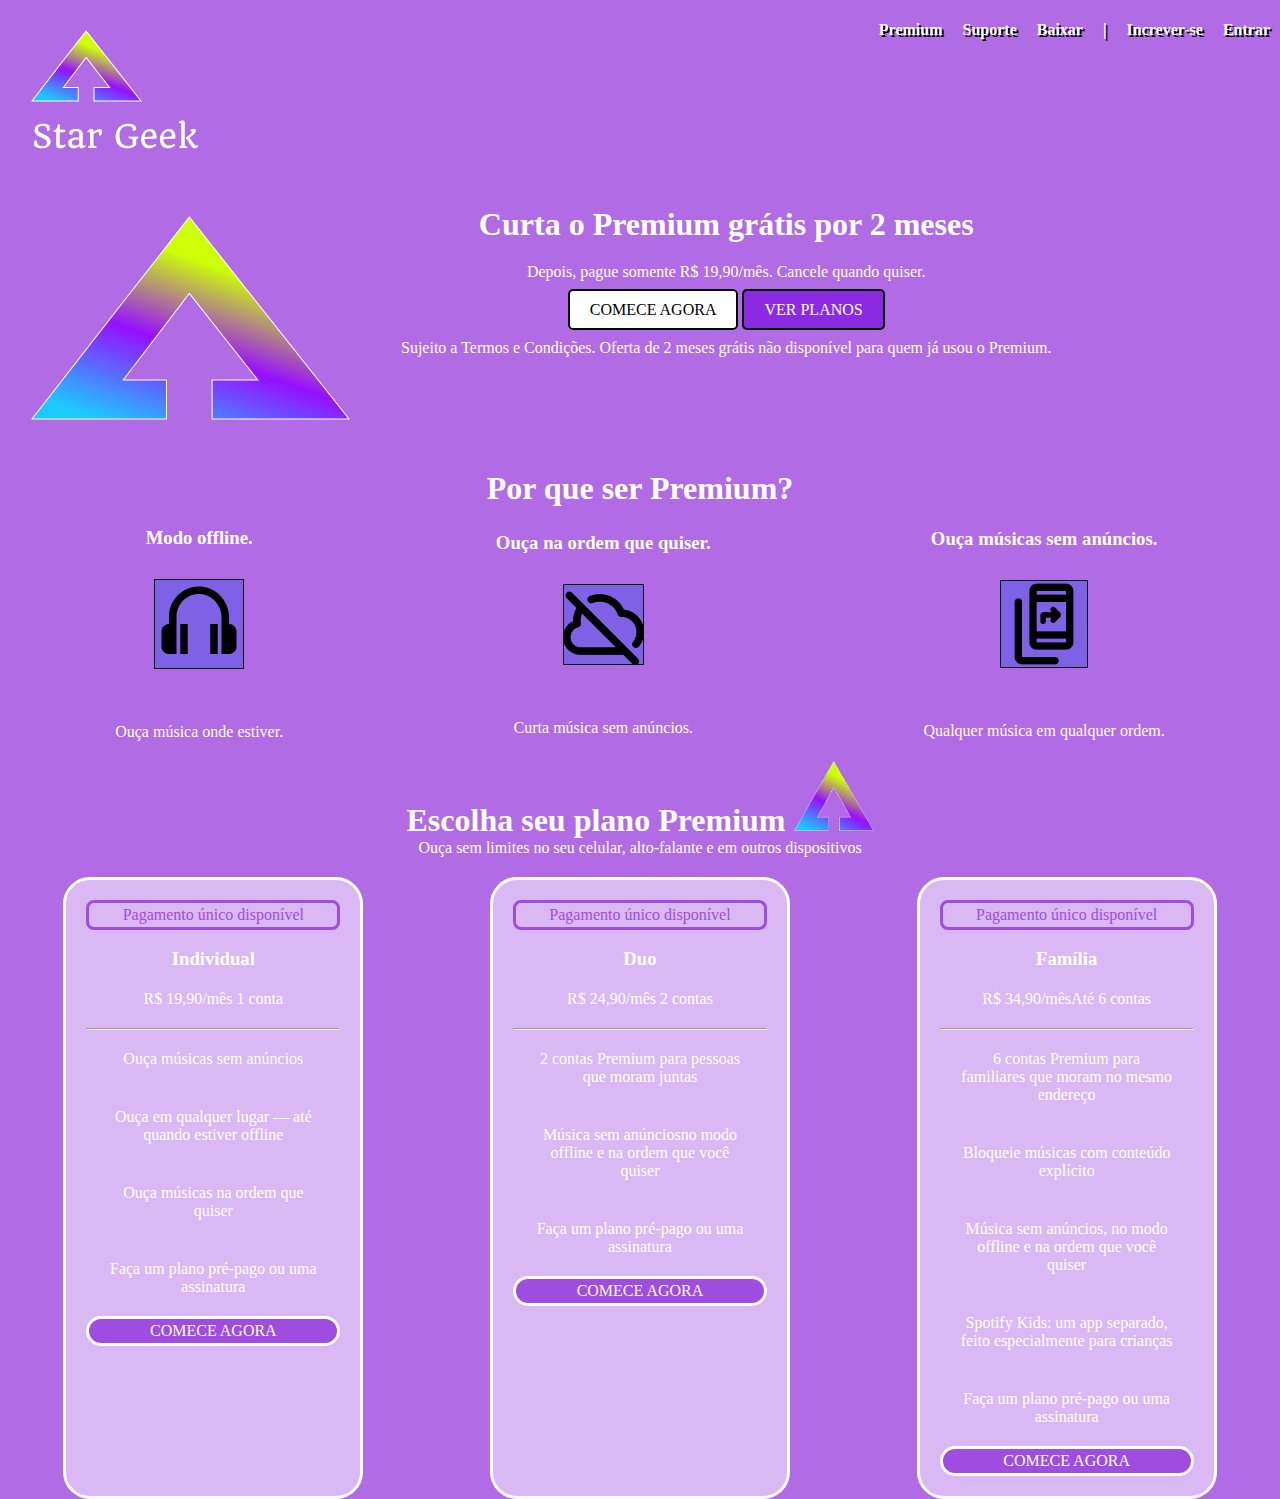
<file: index.html>
<!DOCTYPE html>
<html lang="pt-br">

<head>
    <meta charset="UTF-8">
    <meta http-equiv="X-UA-Compatible" content="IE=edge">
    <meta name="viewport" content="width=device-width, initial-scale=1.0">
    <title>Star Geek</title>
    <link rel="stylesheet" href="./css/style.css">
</head>

<body>

    <header>

        <nav>
            <img src="img/Group 1 (1).png" alt="">
            <ul class="menu">
                <li><a href="#">Premium</a></li>
                <li><a href="#">Suporte</a></li>
                <li><a href="#">Baixar</a></li>
                <li><a href="#">|</a></li>
                <li><a href="./cadusuario.html">Increver-se</a></li>
                <li><a href="./cadusuario.html">Entrar</a></li>
            </ul>
        </nav>
    </header>
    <div class="mg">
        <img src="img/Vector 2 (1).png" alt="">
        <div>
            <h1>Curta o Premium grátis por 2 meses</h1>
            <p>Depois, pague somente R$ 19,90/mês. Cancele quando quiser.</p>
            <a href="./cadusuario.html" class="botao2">COMECE AGORA</a>
            <a href="./plano.html" class="botao3">VER PLANOS</a>
            <p>Sujeito a Termos e Condições. Oferta de 2 meses grátis não disponível para quem já usou o Premium.</p>
        </div>
    </div>
    <h1>Por que ser Premium?</h1>

    <div class="tg">
        <div>
            <h3>Modo offline.</h3>
            <img src="img/bx_headphone.png" alt="">
            <p>Ouça música onde estiver.</p>
        </div>
        <div>
            <h3>Ouça na ordem que quiser.</h3>
            <img src="img/octicon_cloud-offline-16.png" alt="">
            <p>Curta música sem anúncios.</p>
        </div>
        <div>
            <h3>Ouça músicas sem anúncios.</h3>
            <img src="img/material-symbols_offline-share-outline-rounded.png" alt="">
            <p>Qualquer música em qualquer ordem.</p>
        </div>
    </div>

    <div class="ds">
        <h1 class="hg">
            Escolha seu plano Premium <img class="sr" src="img/Vector 2 (1).png" alt>
        </h1>
        <p> Ouça sem limites no seu celular, alto-falante e em outros dispositivos </p>
    </div>

    <div class="ki">
        <div class="login1">
            <li class="fg">Pagamento único disponível</li>
            <br>
            <h3>Individual</h3>
            <p> R$ 19,90/mês 1 conta</p>
            <hr>
            <p>Ouça músicas sem anúncios</p>
            <p>Ouça em qualquer lugar — até quando estiver offline</p>
            <p>Ouça músicas na ordem que quiser</p>
            <p>Faça um plano pré-pago ou uma assinatura</p>
            <a class="bty" href="./cadusuario.html">COMECE AGORA</a>
        </div>                                                                                                          

        <div class="login1">
            <li class="fg">Pagamento único disponível</li>
            <br>
            <h3>Duo</h3>
            <p>R$ 24,90/mês 2 contas</p>
            <hr>
            <p> 2 contas Premium para pessoas que moram juntas</p>
            <p>Música sem anúnciosno modo offline e na ordem que você quiser</p>
            <p>Faça um plano pré-pago ou
                uma assinatura</p>
            <a class="bty" href="./cadusuario.html">COMECE AGORA</a>
        </div>

        <div class="login1">
            <li class="fg">Pagamento único disponível</li>
            <br>
            <h3>Família</h3>
            <p> R$ 34,90/mêsAté 6 contas</p>
            <hr>
            <p>6 contas Premium para familiares que moram no mesmo endereço</p>
            <p>Bloqueie músicas com conteúdo explícito</p>
            <p>Música sem anúncios, no modo offline e na ordem que você quiser</p>
            <p>Spotify Kids: um app separado, feito especialmente para crianças</p>
            <p>Faça um plano pré-pago ou uma assinatura</p>
            <a class="bty" href="./cadusuario.html">COMECE AGORA</a>
        </div>
    </div>
</body>

</html>
</file>
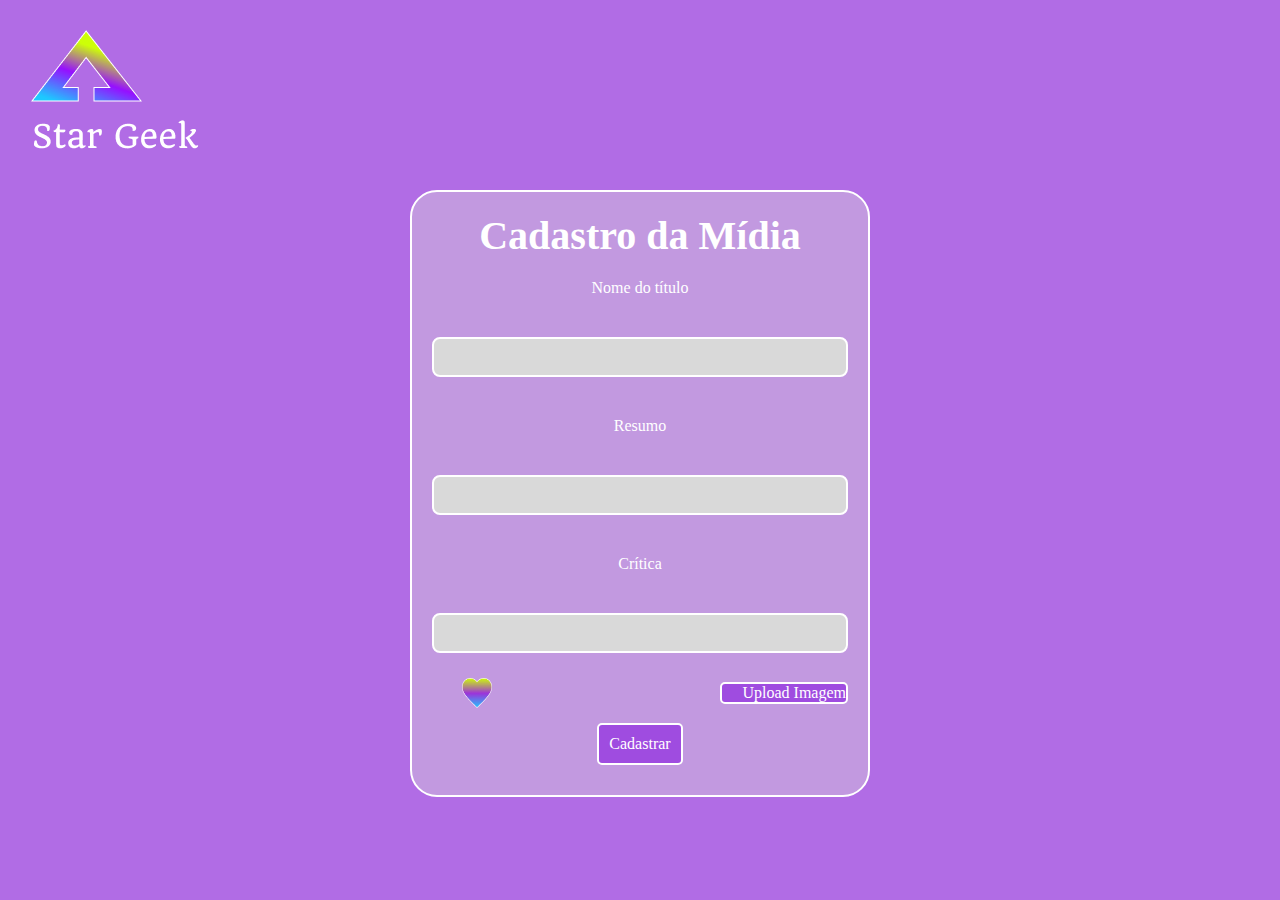
<file: cadmidia.html>
<!DOCTYPE html>
<html lang="pt-br">

<head>
    <meta charset="UTF-8">
    <meta http-equiv="X-UA-Compatible" content="IE=edge">
    <meta name="viewport" content="width=device-width, initial-scale=1.0">
    <title>Star Geek</title>
    <link rel="stylesheet" href="css/style.css">

</head>

<body>
    <img class="img" src="img/Group 1 (1).png" alt="">


    <div class="login">
        
        <h2 class="log">Cadastro da Mídia</h2>
        <p>Nome do título</p>
        <input type="email" placeholder="" name="id=">
        <p>Resumo</p>
        <input type="text"placeholder="" name="id=">
        <p>Crítica</p>
        <input type="text"placeholder="" name="id=">
        <div class="up">
            <img class="img1" src="img/Vector.png" alt="">
            <a class="upload" href="#">Upload Imagem</a>
        </div>
        <div class="ig">
            <a class="botao" href="#">Cadastrar</a>
        </div>


</body>

</html>
</file>
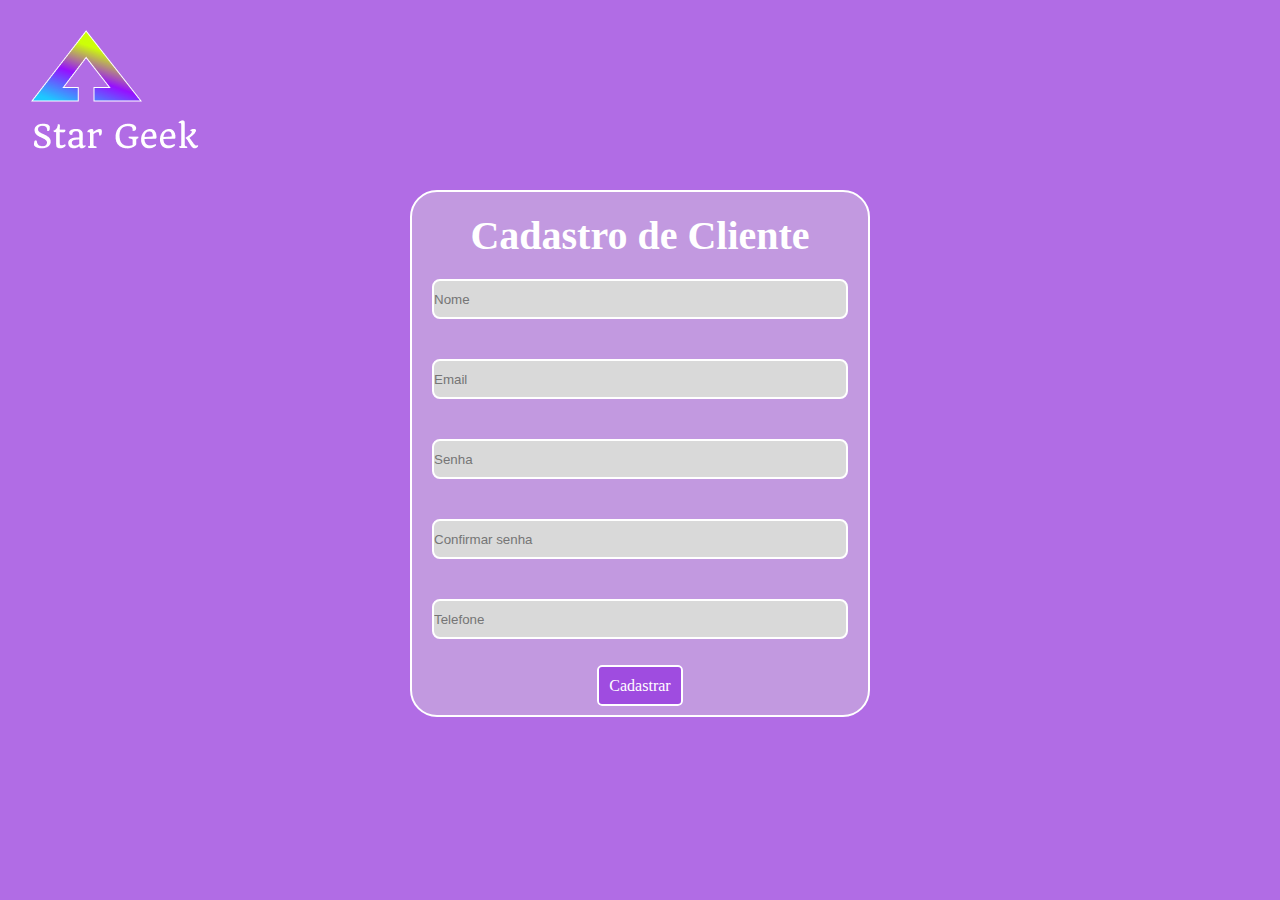
<file: cadusuario.html>
<!DOCTYPE html>
<html lang="pt-br">

<head>
    <meta charset="UTF-8">
    <meta http-equiv="X-UA-Compatible" content="IE=edge">
    <meta name="viewport" content="width=device-width, initial-scale=1.0">
    <title>Star Geek</title>
    <link rel="stylesheet" href="css/style.css">

</head>

<body>
    <img class="img" src="img/Group 1 (1).png" alt="">


    <div class="login">
        
        <h2 class="log">Cadastro de Cliente</h2>
        <input type="email" placeholder="Nome" name="id=">
        <input type="email" placeholder="Email" name="id=">
        <input type="password" placeholder="Senha" name="id=">
        <input type="email" placeholder="Confirmar senha" name="id=">
        <input type="text"placeholder="Telefone" name="id=">
        <br>
        <div>
            <a class="botao" href="login.html">Cadastrar</a>
        </div>


</body>

</html>
</file>
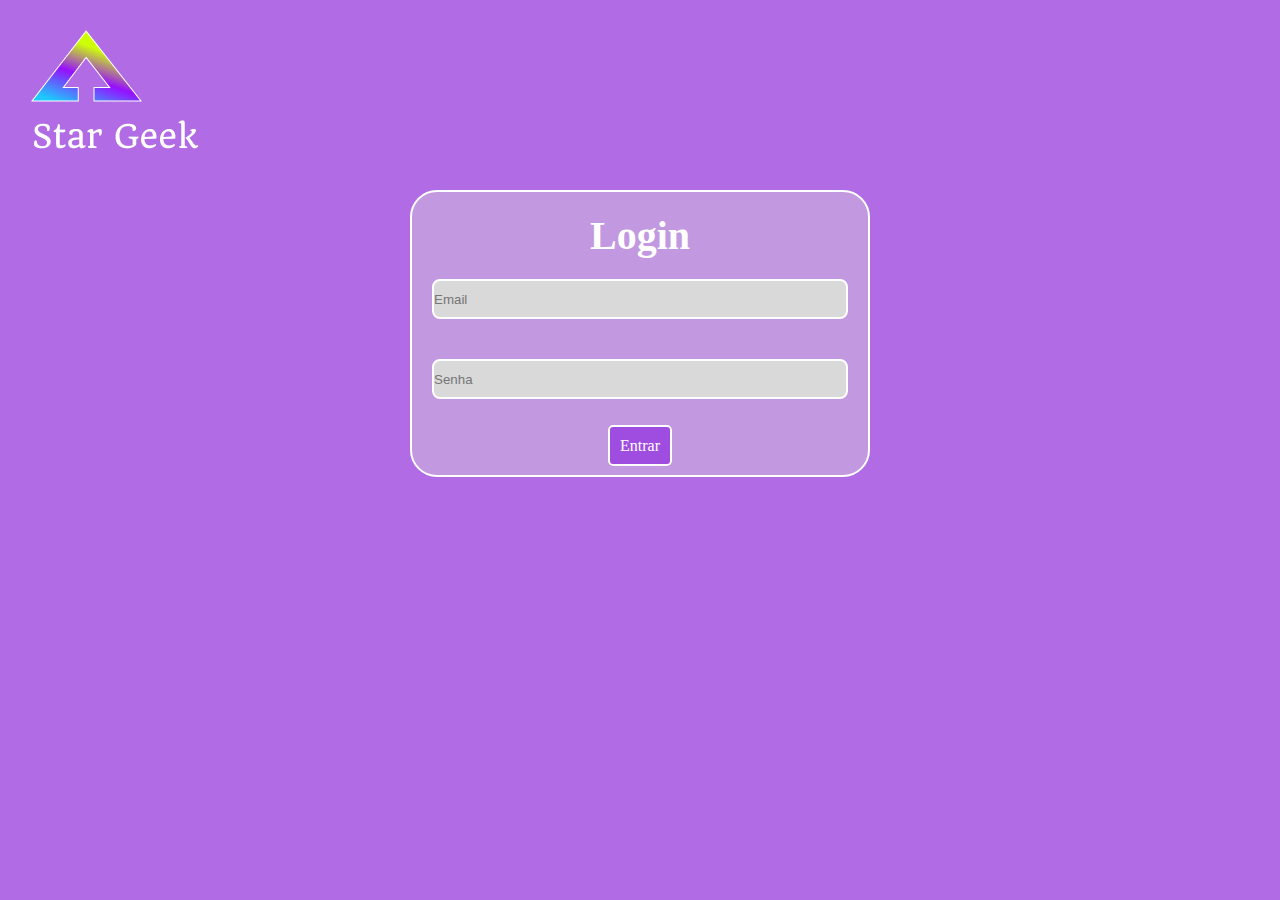
<file: login.html>
<!DOCTYPE html>
<html lang="pt-br">

<head>
    <meta charset="UTF-8">
    <meta http-equiv="X-UA-Compatible" content="IE=edge">
    <meta name="viewport" content="width=device-width, initial-scale=1.0">
    <title>Star Geek</title>
    <link rel="stylesheet" href="css/style.css">

</head>

<body>
    <img class="img" src="img/Group 1 (1).png" alt="">


    <div class="login">
        
        <h2 class="log">Login</h2>
        <input type="email" placeholder="Email" name="id=">
        <input type="password"placeholder="Senha" name="id=">
        <br>
        <div>
            <a class="botao" href="musica.html">Entrar</a>
        </div>


</body>

</html>
</file>
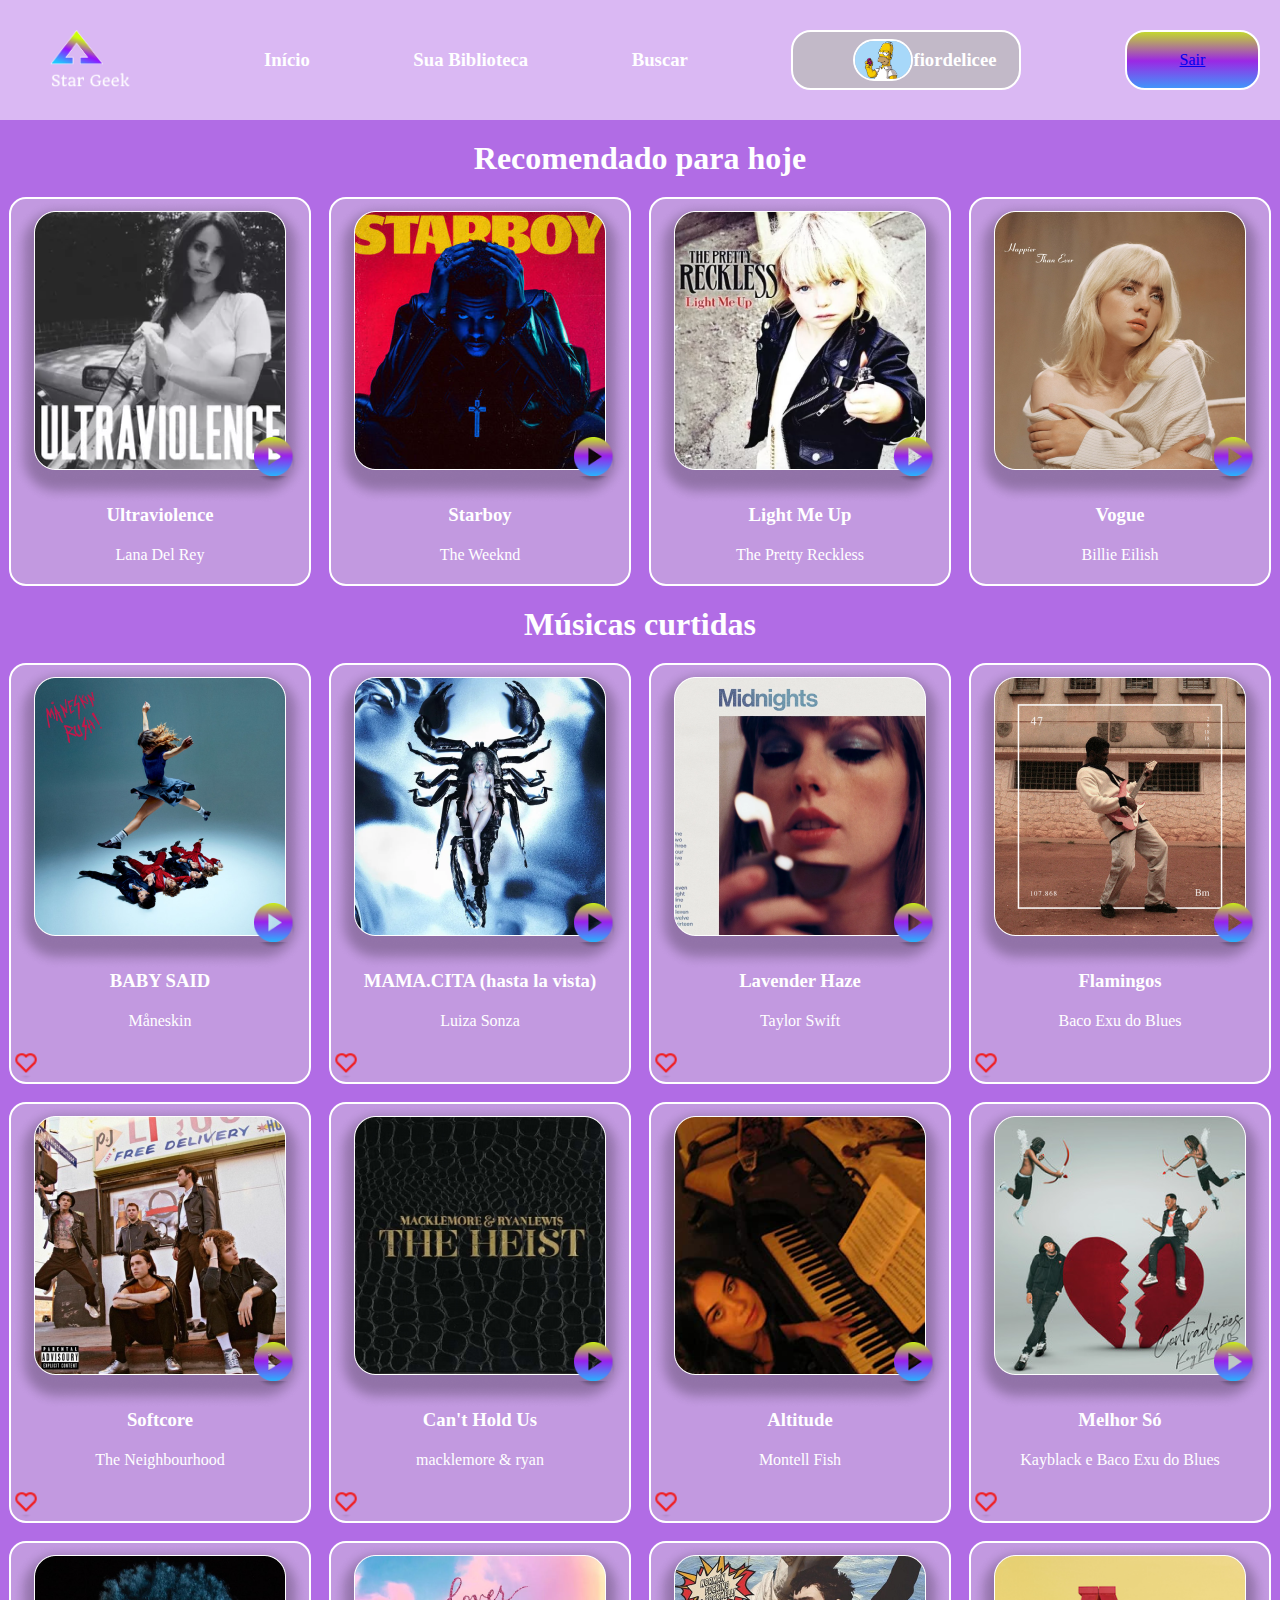
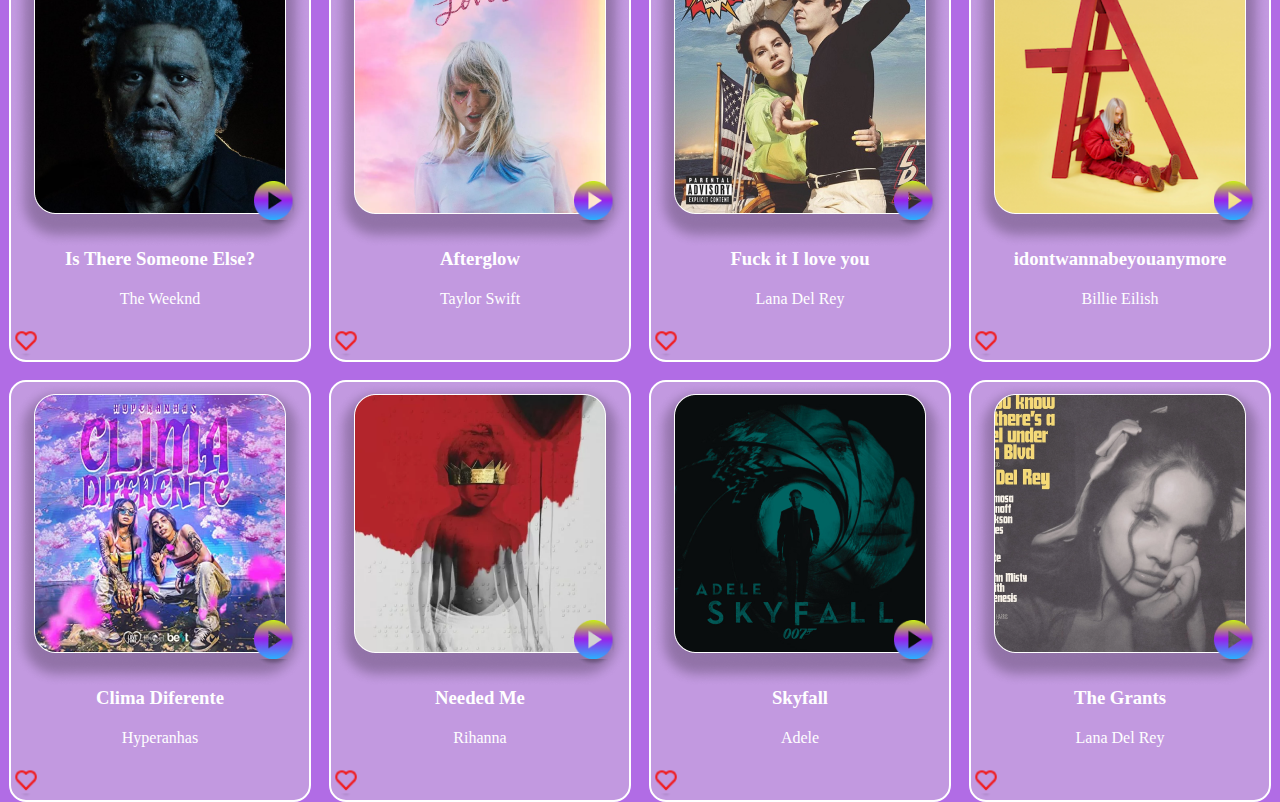
<file: musica.html>
<!DOCTYPE html>
<html lang="pt-br">

<head>
    <meta charset="UTF-8">
    <meta http-equiv="X-UA-Compatible" content="IE=edge">
    <meta name="viewport" content="width=device-width, initial-scale=1.0">
    <title>Star Geek</title>
    <link rel="stylesheet" href="./css/style.css">
</head>

<body>

    <header class="cabecalho">
        <img src="img/Group 1 (1).png" alt="">
        <h3>Início</h3>
        <h3>Sua Biblioteca</h3>
        <h3>Buscar</h3>
        <div class="yu">
            <img class="bn" src="img/homer.jpg" alt="">
            <h3 class="bl">fiordelicee</h3>
        </div>
        <a class="bh" href="cadmidia.html">Sair</a>
    </header>
    <main>
        <div>
            <h1>Recomendado para hoje</h1>
        </div>
        <div class="lista-musicas"> 
            <div class="ol">
                <img src="img/image 13 (3).png" alt="">
                <img class="mi" src="img/material-symbols_play-circle.png" alt="">
                <h3>Ultraviolence</h3>
                <p>Lana Del Rey</p>
            </div>

            <div class="ol">
                <img src="img/image 19 (6).png" alt="">
                <img class="mi" src="img/material-symbols_play-circle.png" alt="">
                <h3>Starboy</h3>
                <p>The Weeknd</p>
            </div>

            <div class="ol">
                <img src="img/image 18 (2).png" alt="">
                <img class="mi" src="img/material-symbols_play-circle.png" alt="">
                <h3>Light Me Up </h3>
                <p>The Pretty Reckless</p>
            </div>

            <div class="ol">
                <img src="img/image 16 (2).png" alt="">
                <img class="mi" src="img/material-symbols_play-circle.png" alt="">
                <h3>Vogue</h3>
                <p>Billie Eilish</p>
            </div>
        </div>
        <div>
            <h1>Músicas curtidas</h1>
        </div>
   </div>
<div>
        <div class="lista-musicas"> 
            <div class="ol">
                <img src="img/image 17 (4).png" alt="">
                <img class="mi" src="img/material-symbols_play-circle.png" alt="">
                <h3>BABY SAID</h3>
                <p>Måneskin</p>
                <img class="vb" src="img/bx_heart.png" alt="">
            </div>

            <div class="ol">
                <img src="img/image 19 (5).png" alt="">
                <img class="mi" src="img/material-symbols_play-circle.png" alt="">
                <h3>MAMA.CITA (hasta la vista)</h3>
                <p>Luiza Sonza</p>
                <img class="vb" src="img/bx_heart.png" alt="">
            </div>

            <div class="ol">
                <img src="img/image 20 (2).png" alt="">
                <img class="mi" src="img/material-symbols_play-circle.png" alt="">
                <h3>Lavender Haze</h3>
                <p>Taylor Swift</p>
                <img class="vb" src="img/bx_heart.png" alt="">
            </div>

            <div class="ol">
                <img src="img/image 17 (5).png" alt="">
                <img class="mi" src="img/material-symbols_play-circle.png" alt="">
                <h3>Flamingos</h3>
                <p>Baco Exu do Blues</p>
                <img class="vb" src="img/bx_heart.png" alt="">
            </div>
            
    </div>
    <br>
<div>
        <div class="lista-musicas"> 
            <div class="ol">
                <img src="img/image 13 (2).png" alt="">
                <img class="mi" src="img/material-symbols_play-circle.png" alt="">
                <h3>Softcore</h3>
                <p>The Neighbourhood</p>
                <img class="vb" src="img/bx_heart.png" alt="">
            </div>

            <div class="ol">
                <img src="img/image 19 (2).png" alt="">
                <img class="mi" src="img/material-symbols_play-circle.png" alt="">
                <h3>Can't Hold Us</h3>
                <p>macklemore & ryan</p>
                <img class="vb" src="img/bx_heart.png" alt="">
            </div>

            <div class="ol">
                <img src="img/image 18 (1).png" alt="">
                <img class="mi" src="img/material-symbols_play-circle.png" alt="">
                <h3>Altitude</h3>
                <p>Montell Fish</p>
                <img class="vb" src="img/bx_heart.png" alt="">
            </div>

            <div class="ol">
                <img src="img/image 16 (1).png" alt="">
                <img class="mi" src="img/material-symbols_play-circle.png" alt="">
                <h3>Melhor Só</h3>
                <p>Kayblack e Baco Exu do Blues</p>
                <img class="vb" src="img/bx_heart.png" alt="">
            </div>
        </div>
   <br>
<div>
        <div class="lista-musicas"> 
            <div class="ol">
                <img src="img/image 17 (2).png" alt="">
                <img class="mi" src="img/material-symbols_play-circle.png" alt="">
                <h3>Is There Someone Else?</h3>
                <p>The Weeknd</p>
                <img class="vb" src="img/bx_heart.png" alt="">
            </div>

            <div class="ol">
                <img src="img/image 17 (3).png" alt="">
                <img class="mi" src="img/material-symbols_play-circle.png" alt="">
                <h3>Afterglow</h3>
                <p>Taylor Swift</p>
                <img class="vb" src="img/bx_heart.png" alt="">
            </div>

            <div class="ol">
                <img src="img/image 19 (3).png" alt="">
                <img class="mi" src="img/material-symbols_play-circle.png" alt="">
                <h3>Fuck it I love you</h3>
                <p>Lana Del Rey</p>
                <img class="vb" src="img/bx_heart.png" alt="">
            </div>

            <div class="ol">
                <img src="img/image 20 (1).png" alt="">
                <img class="mi" src="img/material-symbols_play-circle.png" alt="">
                <h3>idontwannabeyouanymore</h3>
                <p>Billie Eilish</p>
                <img class="vb" src="img/bx_heart.png" alt="">
            </div>
        </div>
        <br>
            <div>
                <div class="lista-musicas"> 
                    <div class="ol">
                        <img src="img/image 19 (7).png" alt="">
                        <img class="mi" src="img/material-symbols_play-circle.png" alt="">
                        <h3>Clima Diferente</h3>
                        <p>Hyperanhas</p>
                        <img class="vb" src="img/bx_heart.png" alt="">
                    </div>
    
                    <div class="ol">
                        <img src="img/image 18 (3).png" alt="">
                        <img class="mi" src="img/material-symbols_play-circle.png" alt="">
                        <h3>Needed Me</h3>
                        <p>Rihanna</p>
                        <img class="vb" src="img/bx_heart.png" alt="">
                    </div>

                    <div class="ol">
                        <img src="img/image 13 (5).png" alt="">
                        <img class="mi" src="img/material-symbols_play-circle.png" alt="">
                        <h3>Skyfall</h3>
                        <p>Adele</p>
                        <img class="vb" src="img/bx_heart.png" alt="">
                    </div>
          
                    <div class="ol">
                        <img src="img/image 19 (8).png" alt="">
                        <img class="mi" src="img/material-symbols_play-circle.png" alt="">
                        <h3>The Grants</h3>
                        <p>Lana Del Rey</p>
                        <img class="vb" src="img/bx_heart.png" alt="">
                    </div>
                </div>
    </div>
    </main>
</body>
</html>
</file>
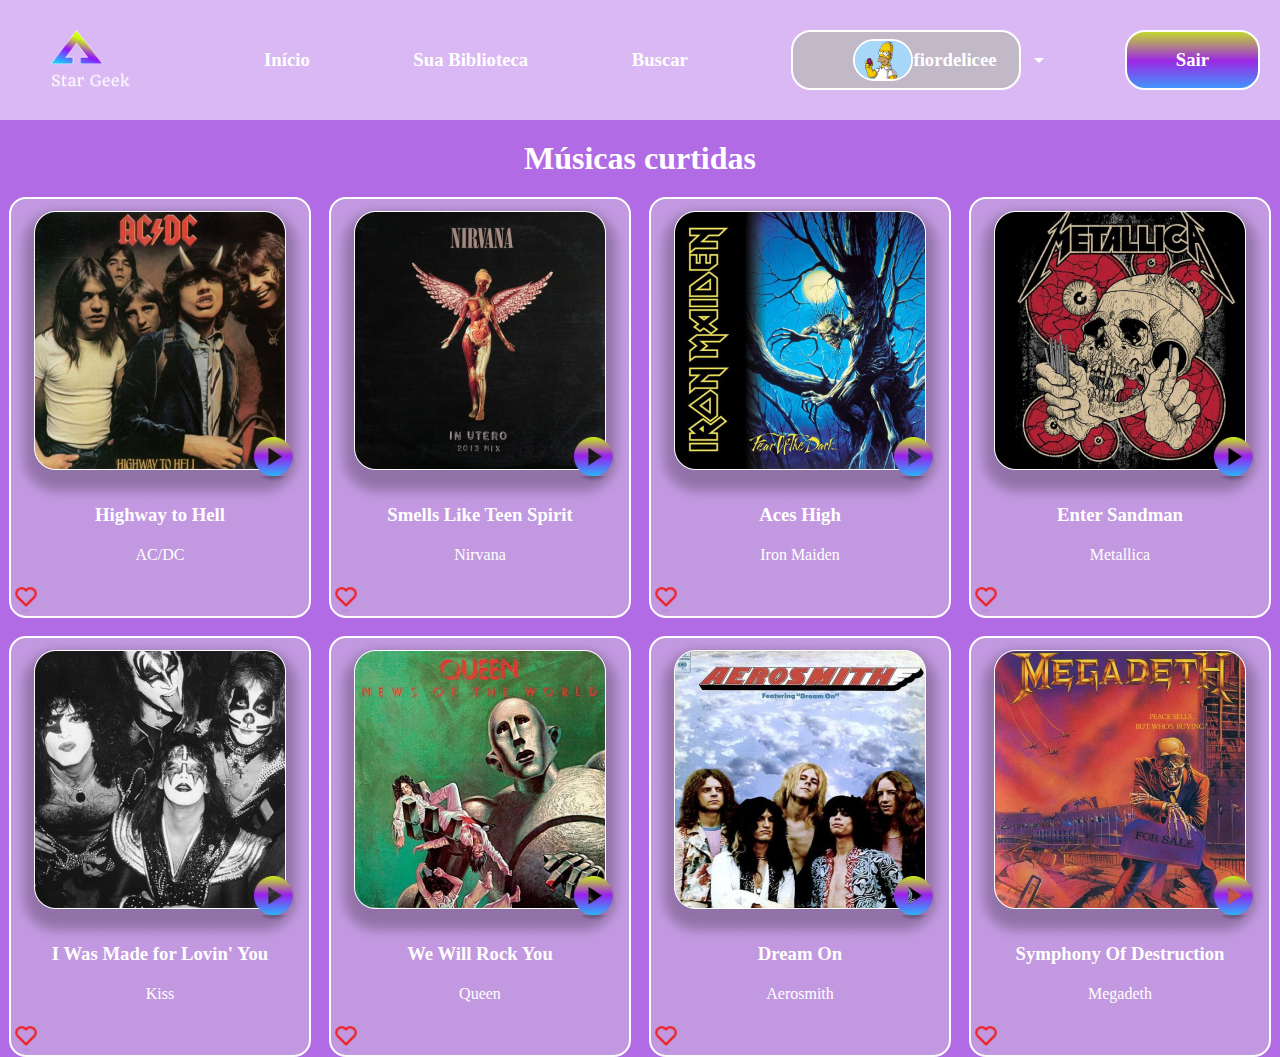
<file: musica2.html>
<!DOCTYPE html>
<html lang="pt-br">
<head>
    <meta charset="UTF-8">
    <meta http-equiv="X-UA-Compatible" content="IE=edge">
    <meta name="viewport" content="width=device-width, initial-scale=1.0">
    <title>Star Geek</title> <link rel="stylesheet" href="css/style.css">
</head>
<body>
    
    <header class="cabecalho">
        <img src="img/Group 1 (1).png" alt="">
        <h3>Início</h3>
        <h3>Sua Biblioteca</h3>
        <h3>Buscar</h3>
        <div class="yu">
            <img class="bn" src="img/homer.jpg" alt="">
            <h3 class="bl">fiordelicee</h3>
            <img src="img/ic_outline-arrow-drop-down.png" alt="">
        </div>
        <h3 class="bh">Sair</h3>
    </header>
    <main>
        <div>
            <h1>Músicas curtidas</h1>
        </div>
        <div class="lista-musicas"> 
            <div class="ol">
                <img src="img/image 13 (1).png" alt="">
                <img class="mi" src="img/material-symbols_play-circle.png" alt="">
                <h3>Highway to Hell</h3>
                <p>AC/DC</p>
                <img class="vb" src="img/bx_heart.png" alt="">
            </div>

            <div class="ol">
                <img src="img/image 19.png" alt="">
                <img class="mi" src="img/material-symbols_play-circle.png" alt="">
                <h3>Smells Like Teen Spirit</h3>
                <p>Nirvana</p>
                <img class="vb" src="img/bx_heart.png" alt="">
            </div>

            <div class="ol">
                <img src="img/image 18.png" alt="">
                <img class="mi" src="img/material-symbols_play-circle.png" alt="">
                <h3>Aces High </h3>
                <p>Iron Maiden</p>
                <img class="vb" src="img/bx_heart.png" alt="">
            </div>

            <div class="ol">
                <img src="img/image 16.png" alt="">
                <img class="mi" src="img/material-symbols_play-circle.png" alt="">
                <h3>Enter Sandman</h3>
                <p>Metallica</p>
                <img class="vb" src="img/bx_heart.png" alt="">
            </div>
        </div>
      
   </div>
   <br>
<div>
        <div class="lista-musicas"> 
            <div class="ol">
                <img src="img/image 17.png" alt="">
                <img class="mi" src="img/material-symbols_play-circle.png" alt="">
                <h3>I Was Made for Lovin' You</h3>
                <p>Kiss</p>
                <img class="vb" src="img/bx_heart.png" alt="">
            </div>

            <div class="ol">
                <img src="img/image 17 (1).png" alt="">
                <img class="mi" src="img/material-symbols_play-circle.png" alt="">
                <h3>We Will Rock You</h3>
                <p>Queen</p>
                <img class="vb" src="img/bx_heart.png" alt="">
            </div>

            <div class="ol">
                <img src="img/image 19 (1).png" alt="">
                <img class="mi" src="img/material-symbols_play-circle.png" alt="">
                <h3>Dream On</h3>
                <p>Aerosmith</p>
                <img class="vb" src="img/bx_heart.png" alt="">
            </div>

            <div class="ol">
                <img src="img/image 20.png" alt="">
                <img class="mi" src="img/material-symbols_play-circle.png" alt="">
                <h3>Symphony Of Destruction</h3>
                <p>Megadeth</p>
                <img class="vb" src="img/bx_heart.png" alt="">
            </div>
    </div>
    </main>
</body>
</html>
</file>
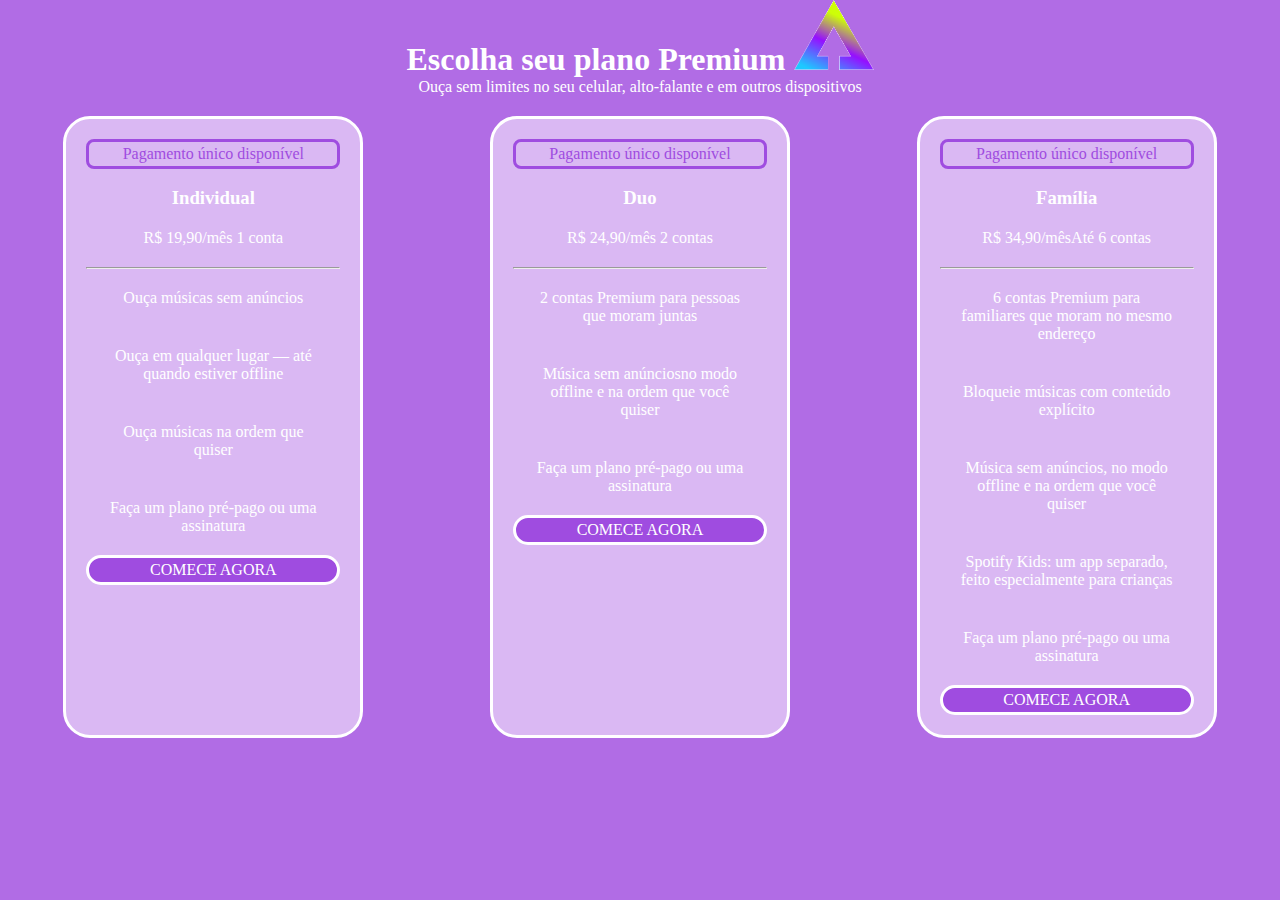
<file: plano.html>
<!DOCTYPE html>
<html lang="pt-br">
<head>
    <meta charset="UTF-8">
    <meta http-equiv="X-UA-Compatible" content="IE=edge">
    <meta name="viewport" content="width=device-width, initial-scale=1.0">
    <title>Star Geek</title> <link rel="stylesheet" href="css/style.css">
</head>
<body>
    
    <div class="ds">
        <h1 class="hg">
            Escolha seu plano Premium <img class="sr" src="img/Vector 2 (1).png" alt>
        </h1>
        <p> Ouça sem limites no seu celular, alto-falante e em outros dispositivos </p>
    </div>

    <div class="ki">
        <div class="login1">
            <li class="fg">Pagamento único disponível</li>
            <br>
            <h3>Individual</h3>
            <p> R$ 19,90/mês 1 conta</p>
            <hr>
            <p>Ouça músicas sem anúncios</p>
            <p>Ouça em qualquer lugar — até quando estiver offline</p>
            <p>Ouça músicas na ordem que quiser</p>
            <p>Faça um plano pré-pago ou uma assinatura</p>
            <a class="bty" href="cadusuario.html">COMECE AGORA</a>
        </div>                                                                                                          

        <div class="login1">
            <li class="fg">Pagamento único disponível</li>
            <br>
            <h3>Duo </h3>
            <p>R$ 24,90/mês 2 contas</p>
            <hr>
            <p> 2 contas Premium para pessoas que moram juntas</p>
            <p>Música sem anúnciosno modo offline e na ordem que você quiser</p>
            <p>Faça um plano pré-pago ou uma assinatura</p>
            <a class="bty" href="cadusuario.html">COMECE AGORA</a>
        </div>

        <div class="login1">
            <li class="fg">Pagamento único disponível</li>
            <br>
            <h3>Família</h3>
            <p> R$ 34,90/mêsAté 6 contas</p>
            <hr>
            <p>6 contas Premium para familiares que moram no mesmo endereço</p>
            <p>Bloqueie músicas com conteúdo explícito</p>
            <p>Música sem anúncios, no modo offline e na ordem que você quiser</p>
            <p>Spotify Kids: um app separado, feito especialmente para crianças</p>
            <p>Faça um plano pré-pago ou uma assinatura</p>
            <a class="bty" href="cadusuario.html">COMECE AGORA</a>
        </div>
    </div>
 


</body>
</html>
</file>
<file: css/style.css>
*{
margin:0; 
padding: 0;
box-sizing: border-box;
}

body
{
    background-color: #a04ce0d2;
}

.login{
    background: rgba(217, 217, 217, 0.42);
    border-radius: 27px ;
     width: 460px;
     margin: 0 auto; 
     padding: 20px;
     display: flex;
     flex-direction: column;
     color:white;
     text-align: center;
     border: 2px solid white;
 }
 .botao{
    background-color:  #9F4CE0;
    text-decoration: none;
    border: 2px solid white;
    color: white;
    border-radius: 5px 5px 5px 5px;
    padding: 10px;
 }
 .upload{
    background-color:  #9F4CE0;
    text-decoration: none;
    border: 2px solid white;
    color: white;
    border-radius: 5px 5px 5px 5px;
    padding-left: 20px;
    text-align: center;
 }

 input{
    height: 40px;
    margin-top: 20px;
    margin-bottom: 20px;
    background: #D9D9D9;
    border-radius: 8px; 
    border: 2px solid white;
 }
 
 img{
    margin: 30px;
 }

 .log{
    font-size: 40px;
 }

 .img1{
    height: 30px;
    width: 30px;
 }

.im{
    height: 110px;
    width: 130px;
}
.p{
 color: white;
 display: flex;
 text-align: center;
 flex-direction: column;
}

.ig{
    display: flex;
    justify-content: center;
    align-items: center;
    padding: 10px;
}
.up{
    display: flex;
    justify-content: space-between;
    align-items: center;
    height: 40px;
}
p{
    color: white;
}
.cabecalho {
    display: flex;
    justify-content: space-between;
    padding-left: 20px;
    padding-right: 20px;
    
}

.cabecalho>img {
    height: 60px;
     
}

.menu {
    display: flex;
}

.menu>li {
    height: 60px;
    display: flex;
    align-items: center;
}

.menu>li a {
    color: white;
    text-decoration: none;
    text-shadow: 2px 2px black;
    font-weight: 600;
    margin-right: 10px;
    margin-left: 10px;
}
nav{
    display: flex;
    justify-content: space-between;
}
h1, p{
    color: white;
    margin-bottom: 20px;
    margin: 20px;
    text-align: center;
}

.mg{
    display: flex;

}
.botao2{
    background-color: white;
    padding: 10px 20px;
    border-radius: 5px;
    text-decoration: none;
    border: 2px solid black;  
    color: black;
}
.botao3{
    background-color:blueviolet;
    padding: 10px 20px;
    border-radius: 5px;
    text-decoration: none;
    border: 2px solid black;  
    color: white;
}
.tg{
    display: flex;
    justify-content: space-around;
    align-items: center;
}
h3{
    color: white;
    text-align: center;
}

div{
    text-align: center;
}
.sr{
    height: 70px;
    width: 80px;
    margin: 0px;
}
.ds{
    margin: 0px;
}
.hg{
    margin: 0px;
    margin-bottom: -20px;
}
.fg{
    color: #9F4CE0;
    padding: 3px 2px;
    text-decoration: none;
    border: 3px solid #9F4CE0;
    list-style: disc;
    display: inline;
    border-radius: 8px 8px 8px 8px;
}
.login1{
    background: rgba(255, 255, 255, 0.523);
    border-radius: 27px ;
     width: 300px;
     margin: 0 auto; 
     padding: 20px;
     display: flex;
     flex-direction: column;
     color:white;
     text-align: center;
     border: 3px solid white; 
 }
 .ki{
    display: flex;
 }
 .bty{
    color: white;
    background-color: #9F4CE0;
    padding: 3px 2px;
    text-decoration: none;
    border: 3px solid white;
    list-style: disc;
    display: inline;
    border-radius: 15px 15px 15px 15px;
 }

 .bh{
    background: linear-gradient(180deg, #C3D82E 0%, #9B28E4 51.56%, #4195FA 100%);
    border: 2px solid #FFFFFF;
    width: 135px;
    height: 60px;
    left: 187px;
    top: 12px;
    border-radius: 20px 20px 20px 20px;
    text-align: center;
    display: flex;  
    justify-content: center; 
    align-items: center; 

 }
 .cabecalho {
    background-color:rgba(255, 255, 255, 0.523);
    display: flex;
    justify-content: space-between;
    align-items: center;
    padding-left: 20px;
    padding-right: 20px;
}
* {
    margin: 0;
    padding: 0;
    box-sizing: border-box;
}
h3{
    color: white;
}
.bp{
    width: 40px;
    height: 40px;
}
.bm{
    width: 40px;
    height: 50px;
}
.ol{
    background: rgba(217, 217, 217, 0.42);
    border-radius: 17px ;    
     margin: 0 auto; 
     display: flex;
     flex-direction: column;
     color:white;
     text-align: center;
     border: 2px solid white; 
     position: relative;   
    
}
.mi{
    width: 50px;
    position: absolute;
    top: 230px;
    right:13px;
}
.vb{
    width: 30px;
}
.lista-musicas{
    display: flex;
}
.ol > img {
    margin: 0;
}
main {
    max-width: 1320px;
    margin: 0 auto;
}
.bn{
    border: 2px solid white;
    border-radius: 100px 100px 100px 100px;
    width: 60px;
    position: relative;
    right:-30px;
}
.yu{
    display: flex;
    align-items: center;
    background: rgba(186, 186, 186, 0.749) ;
    border-radius: 20px 20px 20px 20px;
    text-align: center;
    width: 230px;
    height: 60px;
    border: 2px solid white;
}
</file>
